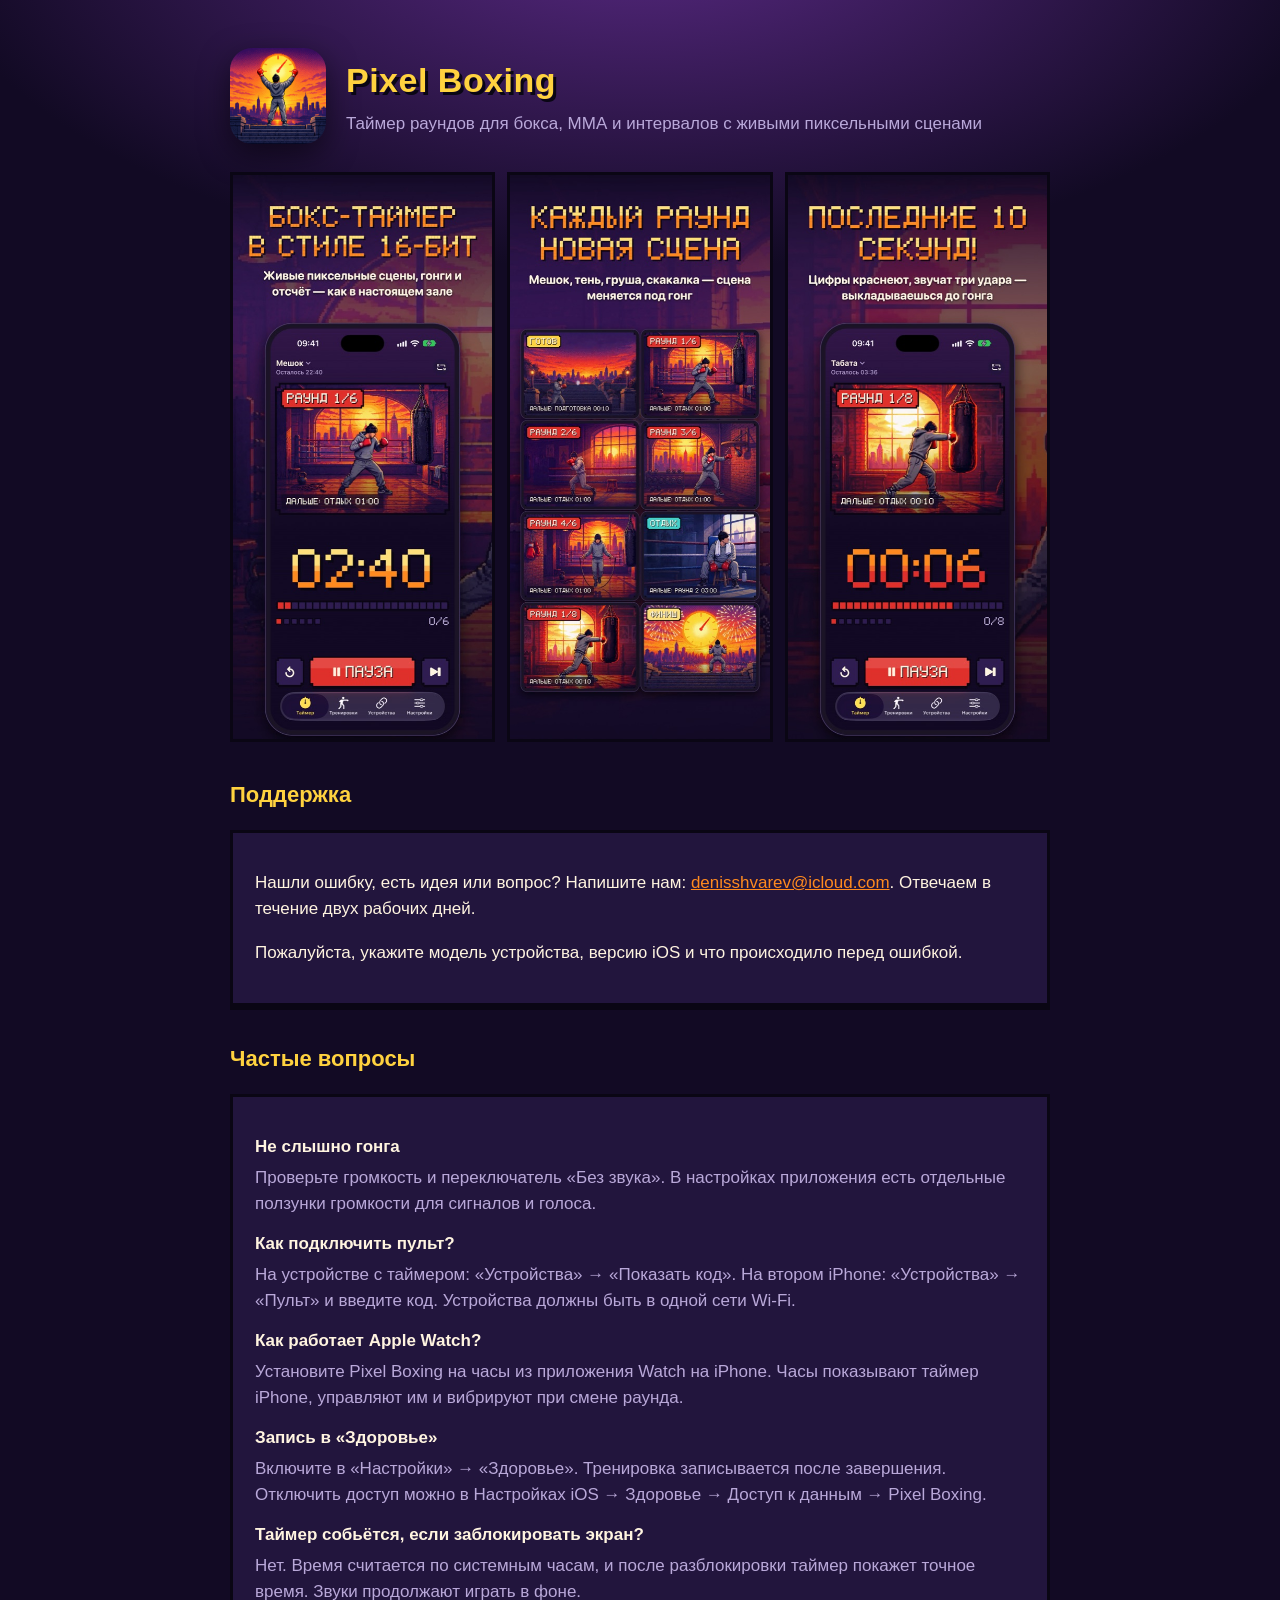
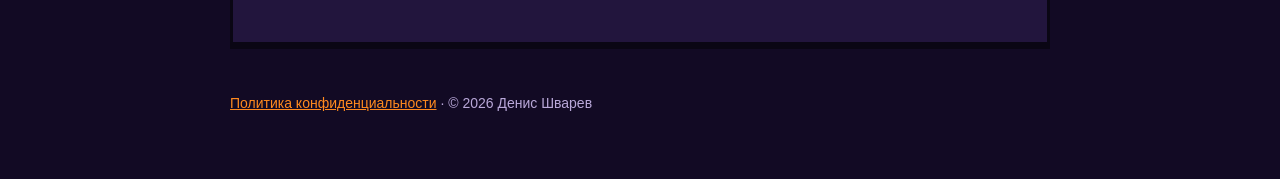
<file: index.html>
<!doctype html>
<html lang="ru">
<head>
<meta charset="utf-8">
<meta name="viewport" content="width=device-width, initial-scale=1">
<title>Pixel Boxing — поддержка</title>
<meta name="description" content="Pixel Boxing — таймер раундов для бокса, ММА и интервальных тренировок с живыми пиксельными сценами.">
<link rel="stylesheet" href="style.css">
<link rel="icon" href="icon.png">
</head>
<body>
<main>
<header>
  <img src="icon.png" alt="Значок Pixel Boxing">
  <div>
    <h1>Pixel Boxing</h1>
    <p class="lead">Таймер раундов для бокса, ММА и интервалов с живыми пиксельными сценами</p>
  </div>
</header>

<div class="shots">
  <img src="shot1.jpg" alt="Таймер раунда со сценой работы на мешке">
  <img src="shot2.jpg" alt="Сцены раундов: мешок, тень, груша, скакалка">
  <img src="shot3.jpg" alt="Последние 10 секунд раунда">
</div>

<h2>Поддержка</h2>
<div class="panel">
  <p>Нашли ошибку, есть идея или вопрос? Напишите нам: <a href="mailto:denisshvarev@icloud.com?subject=Pixel%20Boxing">denisshvarev@icloud.com</a>. Отвечаем в течение двух рабочих дней.</p>
  <p>Пожалуйста, укажите модель устройства, версию iOS и что происходило перед ошибкой.</p>
</div>

<h2>Частые вопросы</h2>
<div class="panel">
<dl>
  <dt>Не слышно гонга</dt>
  <dd>Проверьте громкость и переключатель «Без звука». В настройках приложения есть отдельные ползунки громкости для сигналов и голоса.</dd>
  <dt>Как подключить пульт?</dt>
  <dd>На устройстве с таймером: «Устройства» → «Показать код». На втором iPhone: «Устройства» → «Пульт» и введите код. Устройства должны быть в одной сети Wi-Fi.</dd>
  <dt>Как работает Apple Watch?</dt>
  <dd>Установите Pixel Boxing на часы из приложения Watch на iPhone. Часы показывают таймер iPhone, управляют им и вибрируют при смене раунда.</dd>
  <dt>Запись в «Здоровье»</dt>
  <dd>Включите в «Настройки» → «Здоровье». Тренировка записывается после завершения. Отключить доступ можно в Настройках iOS → Здоровье → Доступ к данным → Pixel Boxing.</dd>
  <dt>Таймер собьётся, если заблокировать экран?</dt>
  <dd>Нет. Время считается по системным часам, и после разблокировки таймер покажет точное время. Звуки продолжают играть в фоне.</dd>
</dl>
</div>

<footer>
  <a href="privacy.html">Политика конфиденциальности</a> · © 2026 Денис Шварев
</footer>
</main>
</body>
</html>
</file>
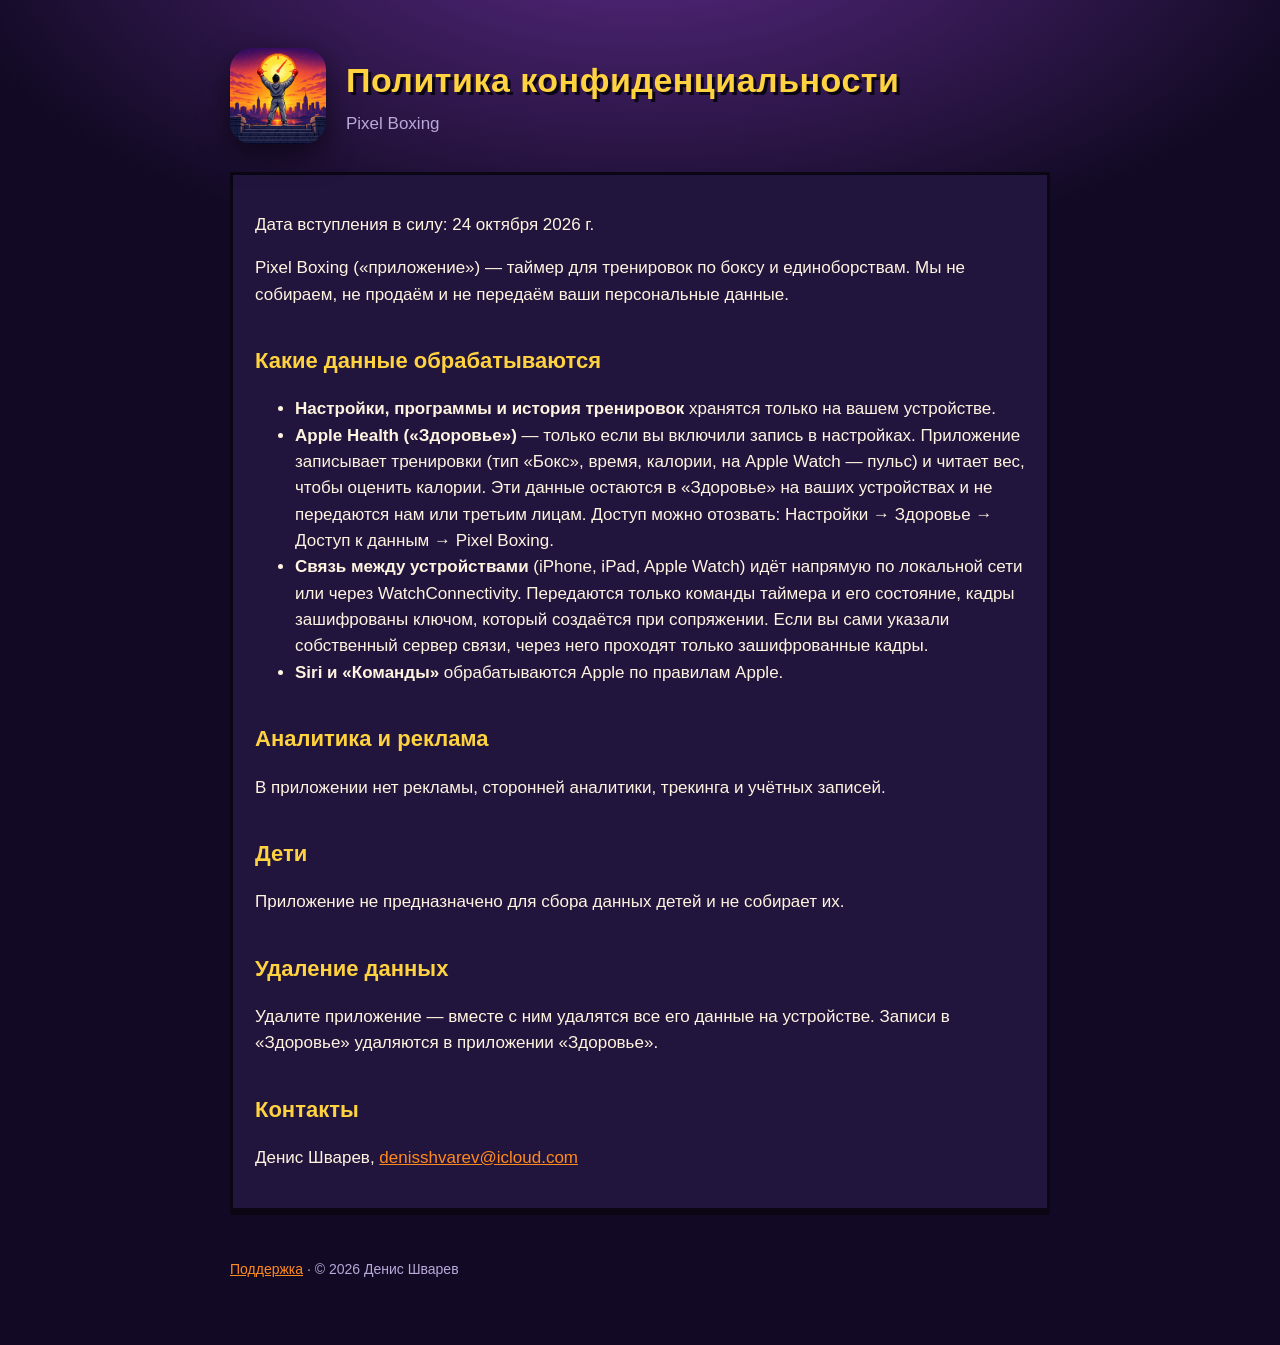
<file: privacy.html>
<!doctype html>
<html lang="ru">
<head>
<meta charset="utf-8">
<meta name="viewport" content="width=device-width, initial-scale=1">
<title>Pixel Boxing — политика конфиденциальности</title>
<link rel="stylesheet" href="style.css">
<link rel="icon" href="icon.png">
</head>
<body>
<main>
<header>
  <img src="icon.png" alt="Значок Pixel Boxing">
  <div><h1>Политика конфиденциальности</h1><p class="lead">Pixel Boxing</p></div>
</header>
<div class="panel">
<p>Дата вступления в силу: 24 октября 2026 г.</p>
<p>Pixel Boxing («приложение») — таймер для тренировок по боксу и единоборствам. Мы не собираем, не продаём и не передаём ваши персональные данные.</p>
<h2>Какие данные обрабатываются</h2>
<ul>
<li><strong>Настройки, программы и история тренировок</strong> хранятся только на вашем устройстве.</li>
<li><strong>Apple Health («Здоровье»)</strong> — только если вы включили запись в настройках. Приложение записывает тренировки (тип «Бокс», время, калории, на Apple Watch — пульс) и читает вес, чтобы оценить калории. Эти данные остаются в «Здоровье» на ваших устройствах и не передаются нам или третьим лицам. Доступ можно отозвать: Настройки → Здоровье → Доступ к данным → Pixel Boxing.</li>
<li><strong>Связь между устройствами</strong> (iPhone, iPad, Apple Watch) идёт напрямую по локальной сети или через WatchConnectivity. Передаются только команды таймера и его состояние, кадры зашифрованы ключом, который создаётся при сопряжении. Если вы сами указали собственный сервер связи, через него проходят только зашифрованные кадры.</li>
<li><strong>Siri и «Команды»</strong> обрабатываются Apple по правилам Apple.</li>
</ul>
<h2>Аналитика и реклама</h2>
<p>В приложении нет рекламы, сторонней аналитики, трекинга и учётных записей.</p>
<h2>Дети</h2>
<p>Приложение не предназначено для сбора данных детей и не собирает их.</p>
<h2>Удаление данных</h2>
<p>Удалите приложение — вместе с ним удалятся все его данные на устройстве. Записи в «Здоровье» удаляются в приложении «Здоровье».</p>
<h2>Контакты</h2>
<p>Денис Шварев, <a href="mailto:denisshvarev@icloud.com">denisshvarev@icloud.com</a></p>
</div>
<footer><a href="index.html">Поддержка</a> · © 2026 Денис Шварев</footer>
</main>
</body>
</html>
</file>
<file: style.css>
:root { --bg: #120A24; --panel: #22153D; --raised: #2F1D52; --gold: #FFD23F; --orange: #FF8A1F; --text: #FFF4E0; --muted: #B9A8D9; --red: #E0302B; }
* { box-sizing: border-box; }
body { margin: 0; background: radial-gradient(1200px 600px at 50% -10%, #5B2A86 0%, var(--bg) 60%) fixed, var(--bg); color: var(--text); font: 17px/1.55 -apple-system, "SF Pro Text", "Segoe UI", Roboto, sans-serif; }
main { max-width: 860px; margin: 0 auto; padding: 48px 20px 64px; }
header { display: flex; align-items: center; gap: 20px; margin-bottom: 28px; }
header img { width: 96px; height: 96px; border-radius: 22px; box-shadow: 0 10px 30px #0008; }
h1 { margin: 0; font-size: 34px; letter-spacing: .5px; color: var(--gold); text-shadow: 3px 3px 0 #0A0614; }
h2 { color: var(--gold); margin-top: 36px; font-size: 22px; }
p.lead { color: var(--muted); margin: 4px 0 0; }
.panel { background: var(--panel); border: 3px solid #0A0614; box-shadow: 0 4px 0 #0A0614; padding: 20px 22px; margin: 16px 0; }
.shots { display: grid; grid-template-columns: repeat(3, 1fr); gap: 12px; margin: 24px 0; }
.shots img { width: 100%; border: 3px solid #0A0614; }
a { color: var(--orange); }
dt { font-weight: 700; margin-top: 14px; }
dd { margin: 4px 0 0; color: var(--muted); }
footer { margin-top: 48px; color: var(--muted); font-size: 14px; }
@media (max-width: 600px) { .shots { grid-template-columns: 1fr 1fr; } h1 { font-size: 28px; } }
</file>
